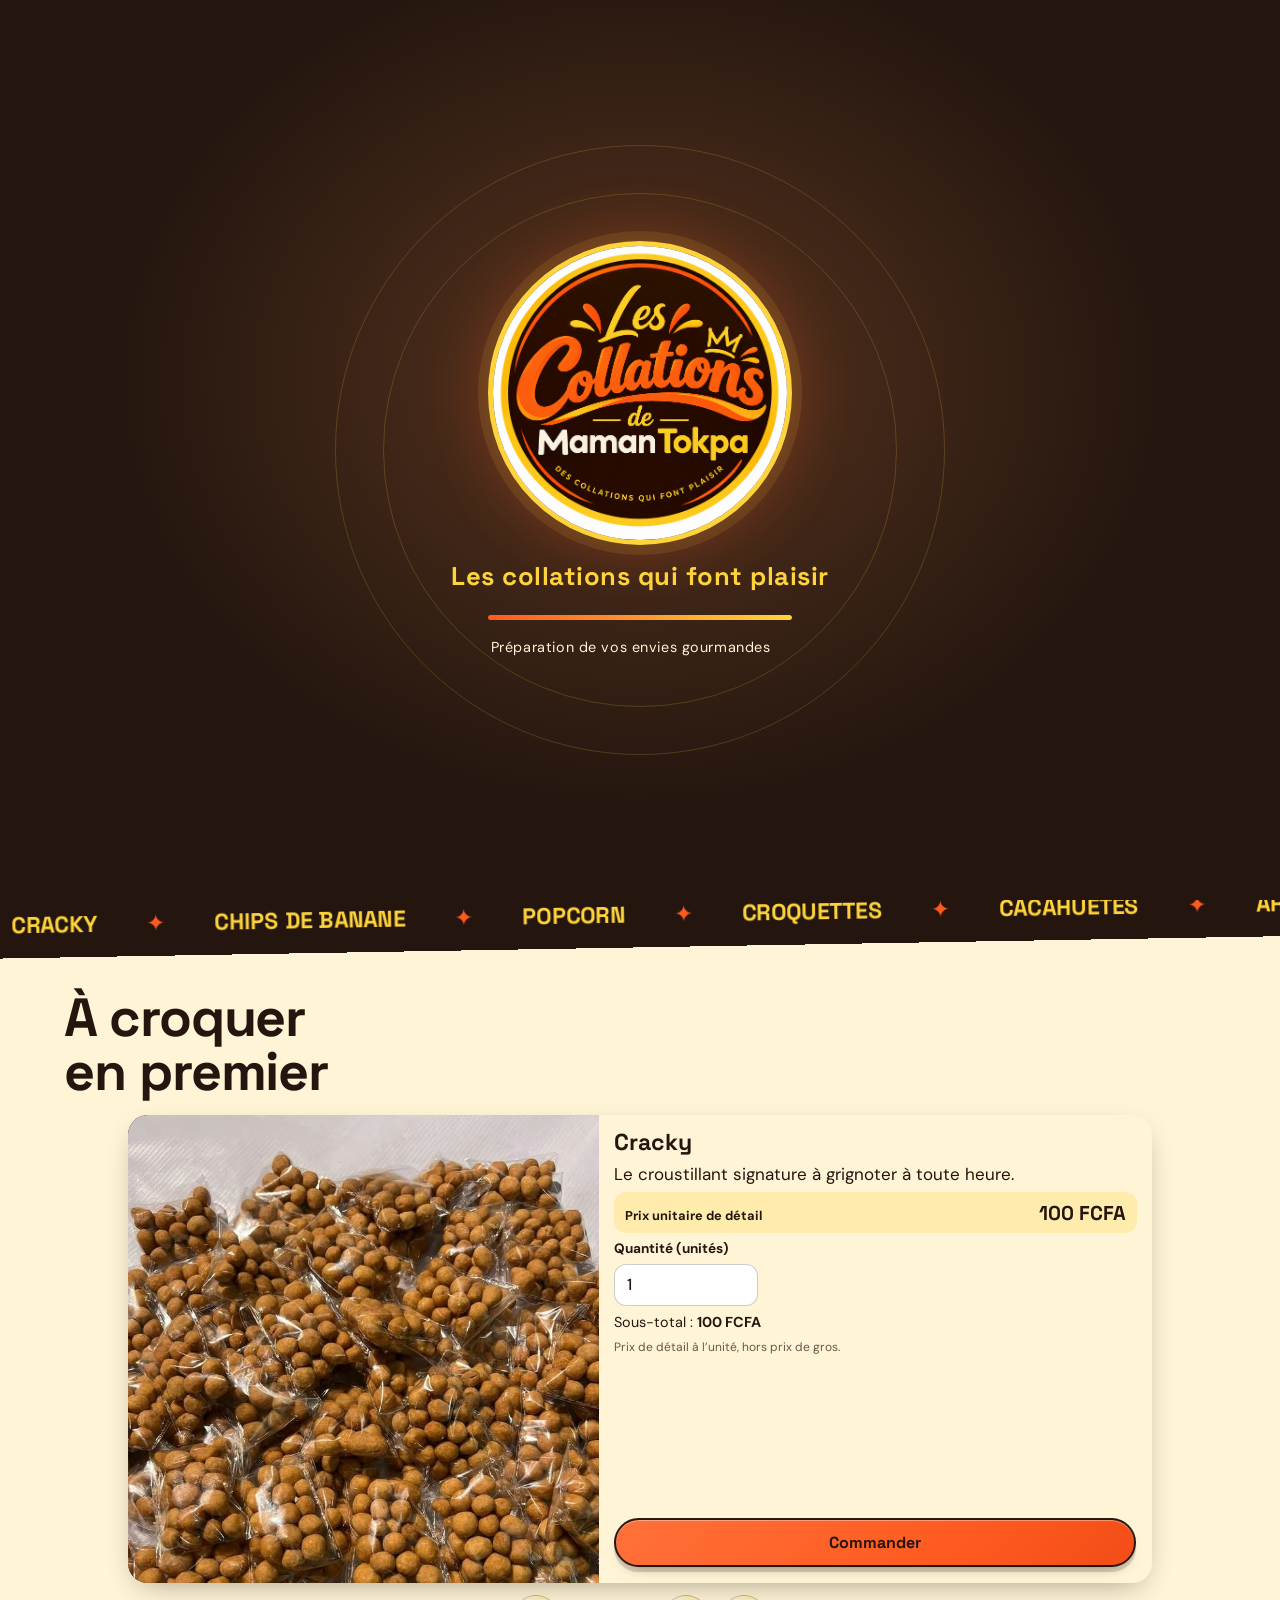
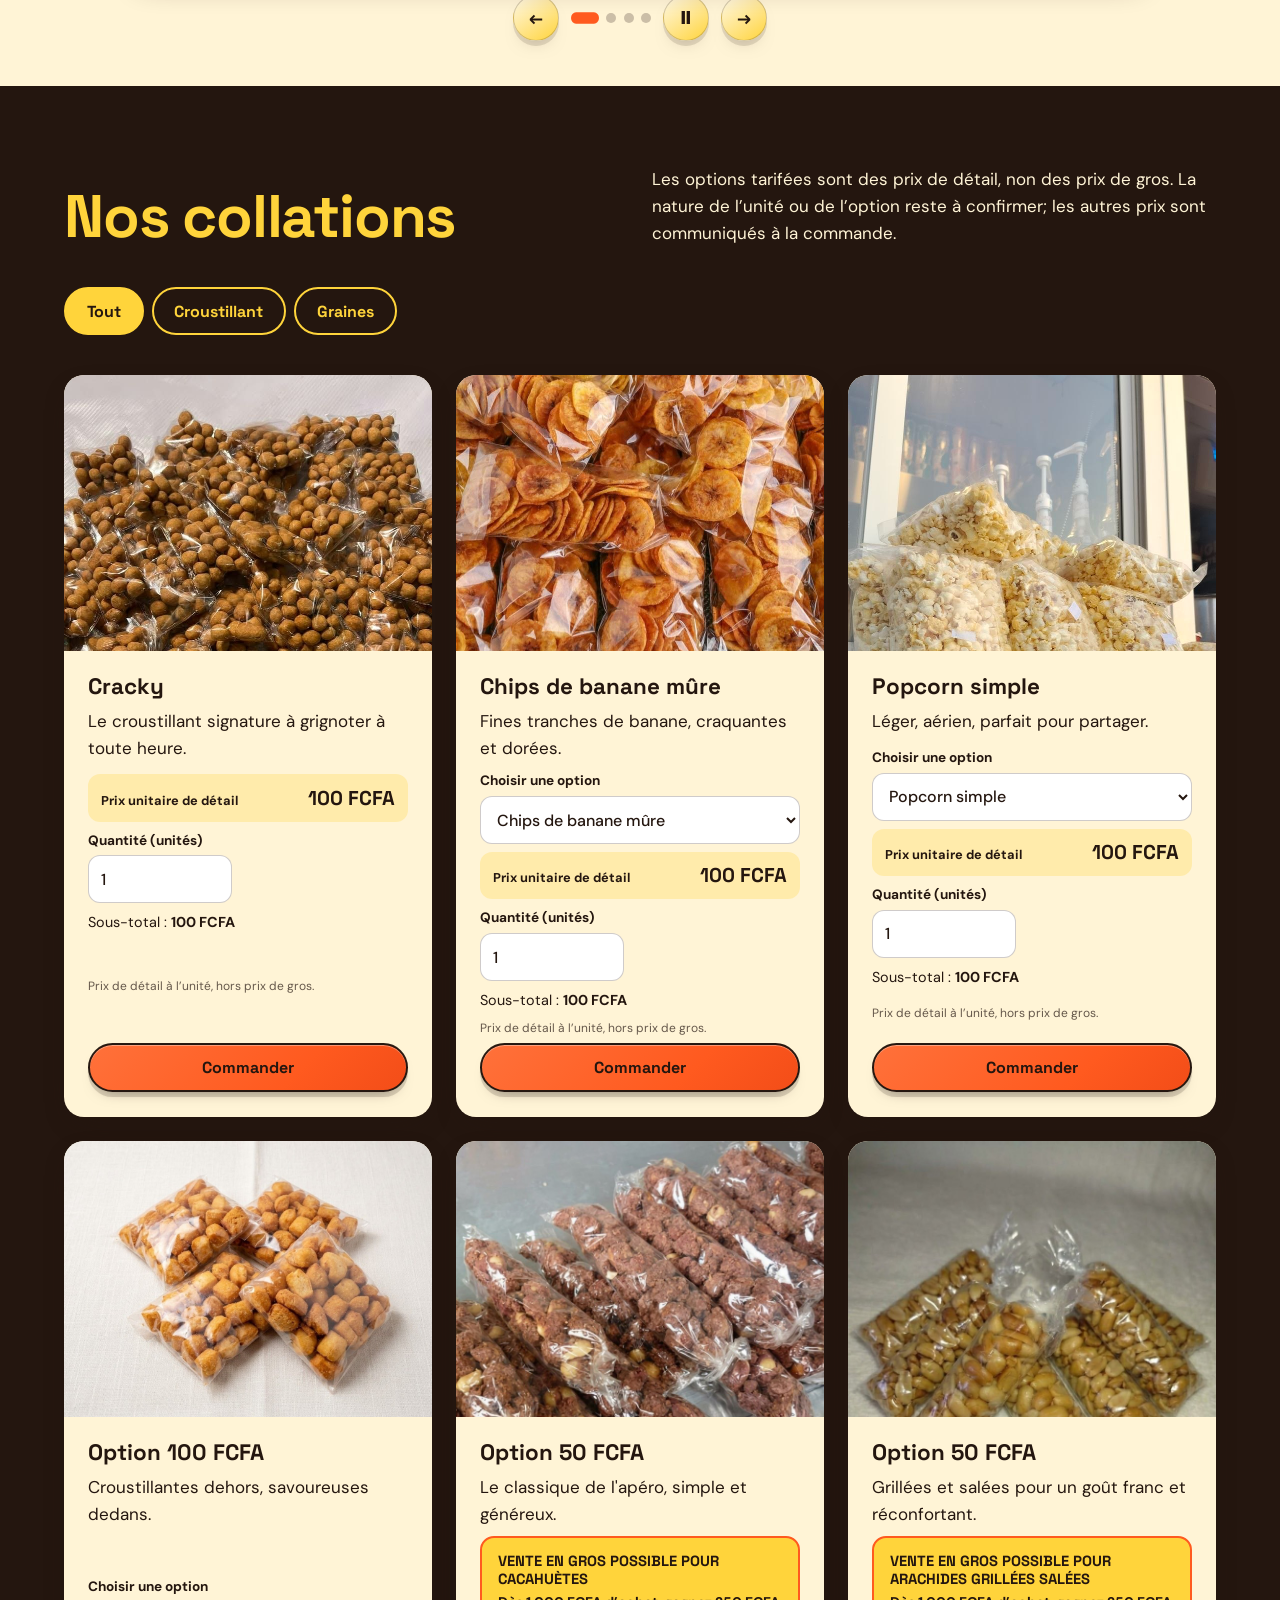
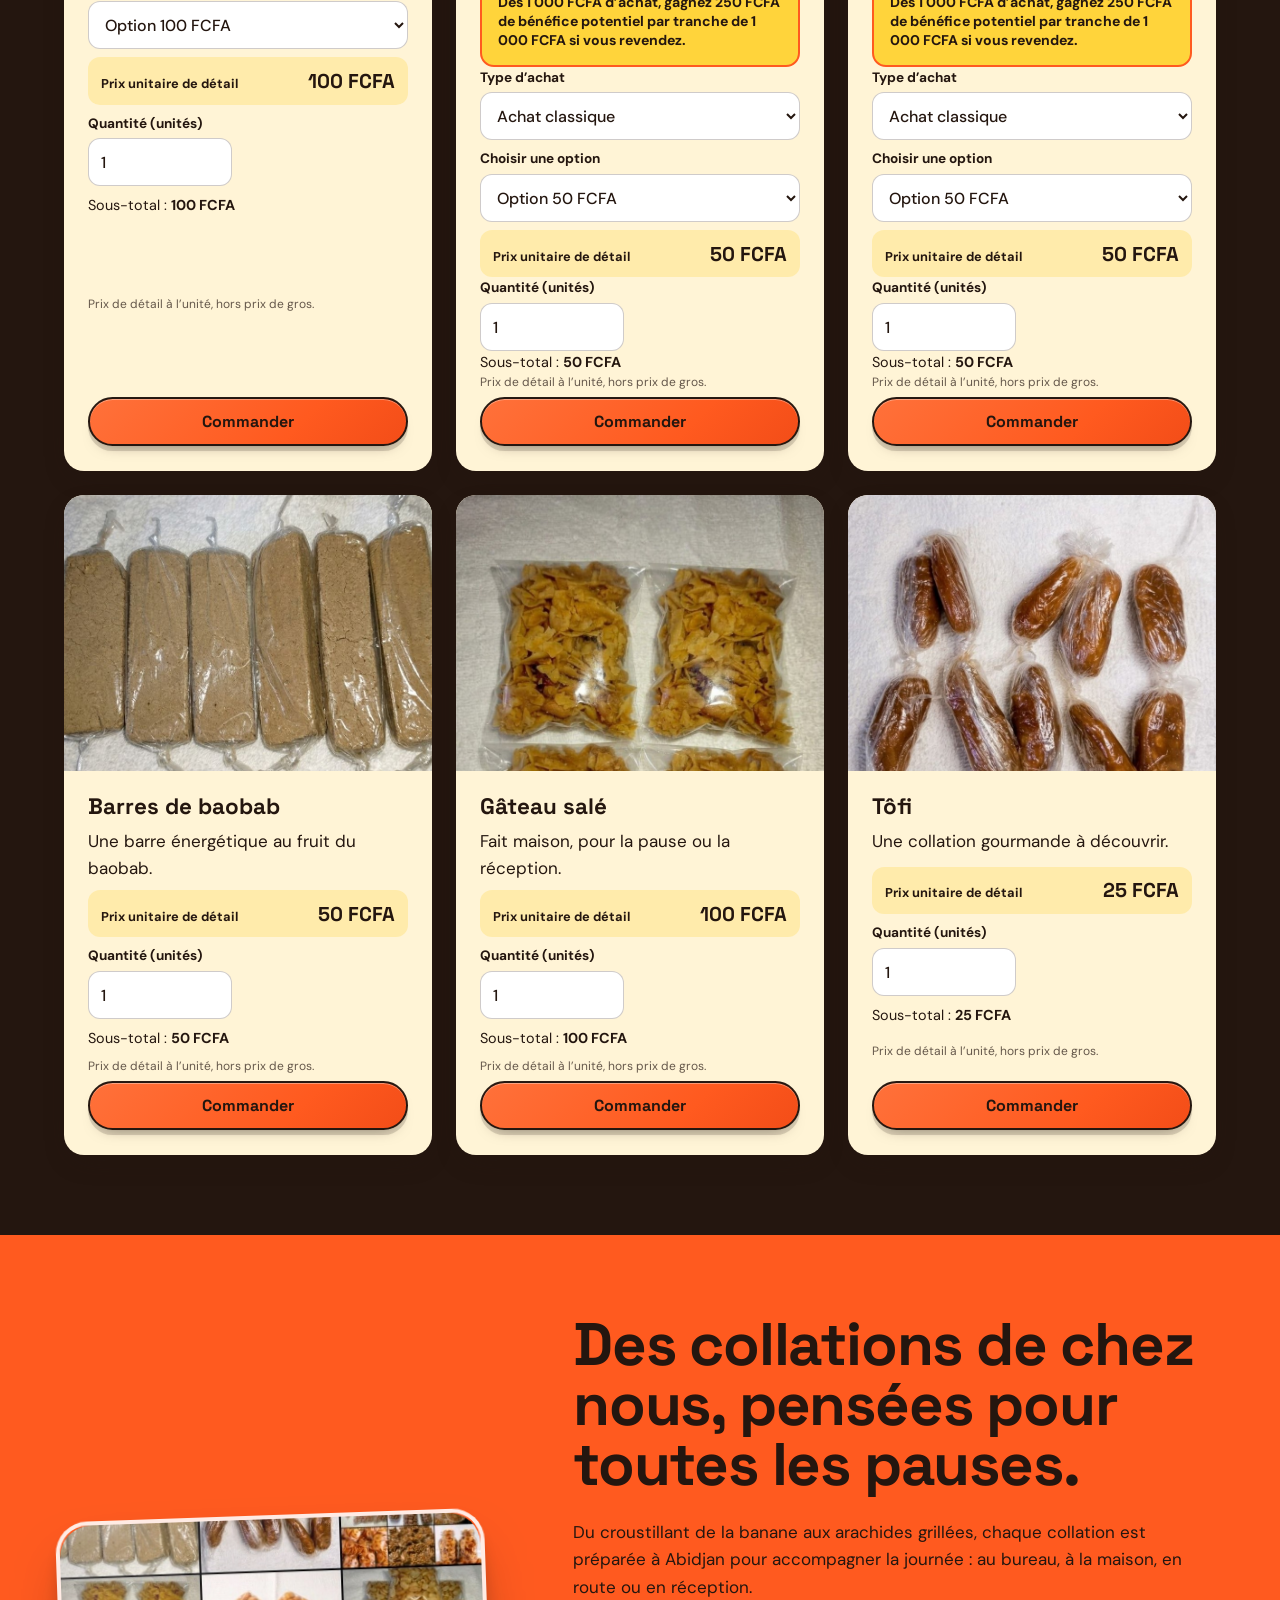
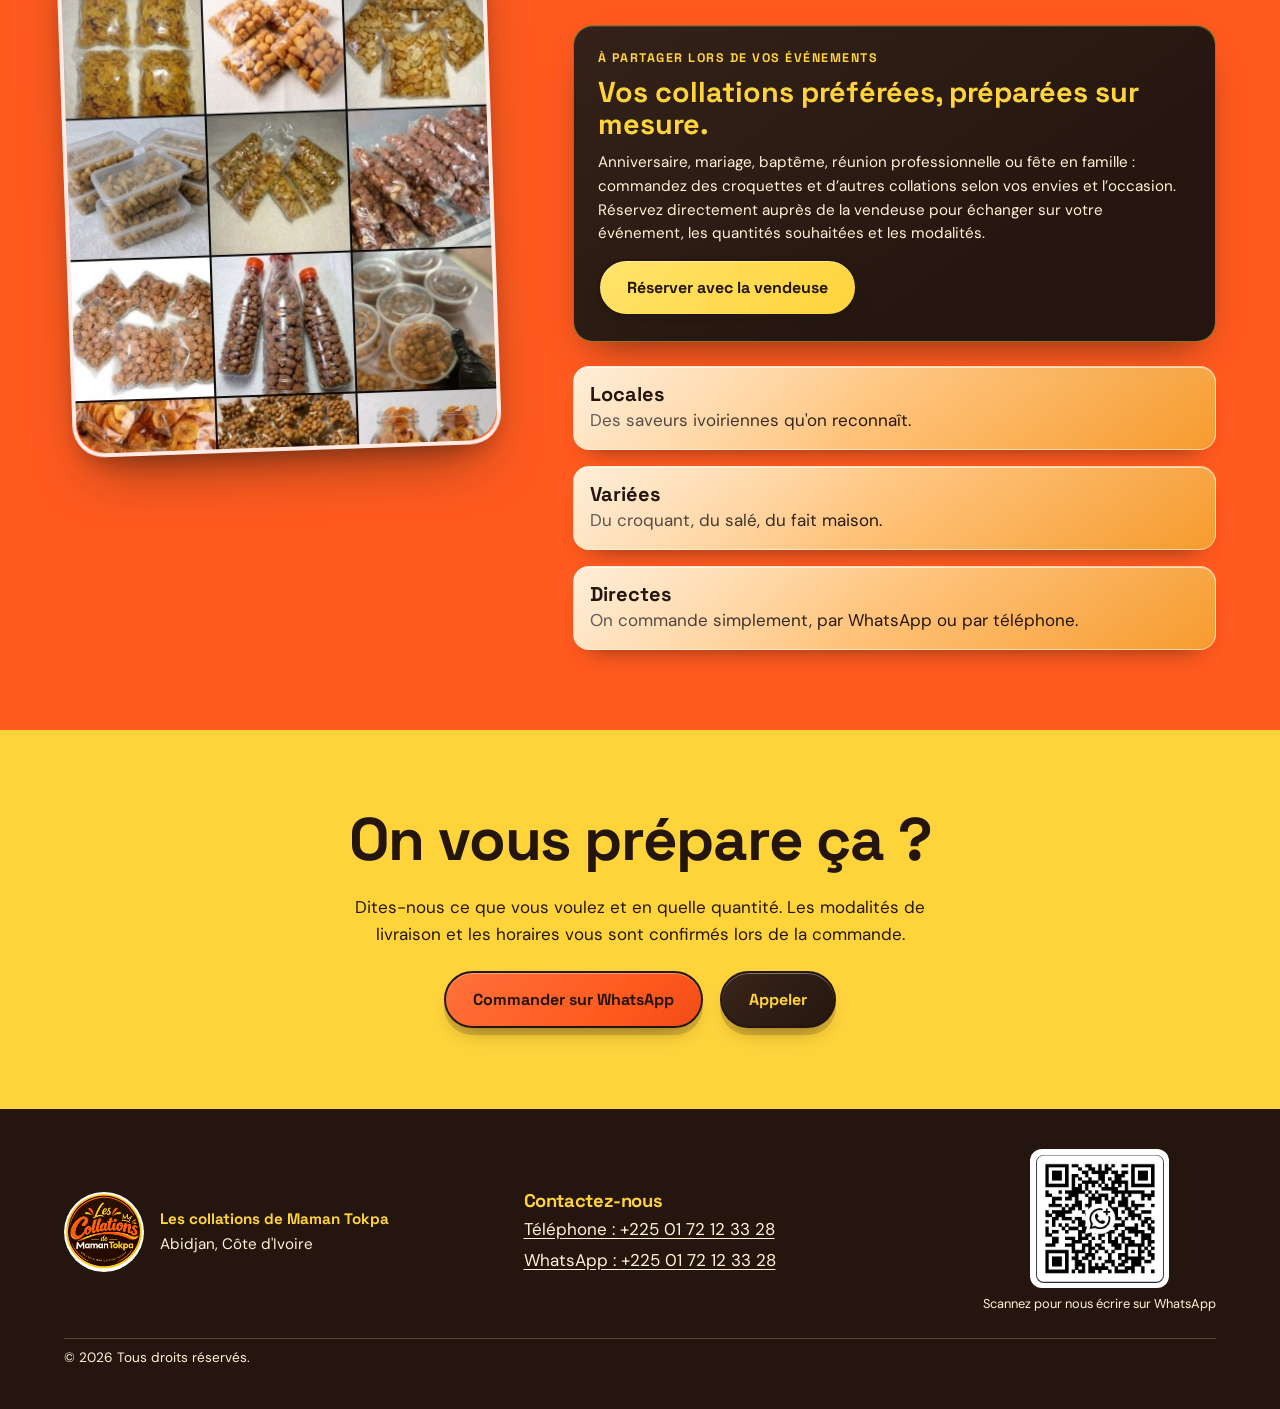
<file: maman-marie/index.html>
<!DOCTYPE html>
<html lang="fr">
<head>
<meta charset="utf-8">
<meta name="viewport" content="width=device-width, initial-scale=1">
<title>Les collations de Maman Tokpa — Collations ivoiriennes à Abidjan</title>
<meta name="description" content="Cracky, chips de banane, popcorn, arachides, barres de baobab, gâteau salé : les collations de Maman Tokpa, à Abidjan. Commandez par WhatsApp ou par téléphone.">
<meta name="theme-color" content="#24160F">
<link rel="preconnect" href="https://fonts.googleapis.com">
<link rel="preconnect" href="https://fonts.gstatic.com" crossorigin>
<link href="https://fonts.googleapis.com/css2?family=DM+Sans:wght@400;500;700&family=Space+Grotesk:wght@500;700&display=swap" rel="stylesheet">
<link rel="stylesheet" href="assets/css/styles.css">
<script>var d=document.documentElement;d.classList.add('js');try{if(sessionStorage.getItem('intro'))d.classList.add('no-intro');else sessionStorage.setItem('intro','1')}catch(e){}</script>
</head>
<body>
<a class="skip" href="#main">Aller au contenu</a>
<div class="intro" id="intro" aria-hidden="true">
  <div class="intro-content">
    <img data-img="logo" src="assets/img/logo.png" alt="">
    <p data-c="intro.tagline" class="intro-tagline">Les collations qui font plaisir</p>
    <div class="intro-loader"><span></span></div>
    <p class="intro-loading">Préparation de vos envies gourmandes<span class="loading-dots"></span></p>
  </div>
</div>
<div class="progress" id="progress" aria-hidden="true"></div>

<header class="nav" id="nav">
  <a class="brand" href="#accueil" aria-label="Les collations de Maman Tokpa — accueil"><img data-img="logo" class="brand-logo" src="assets/img/logo.png" alt=""><span data-c="brand.name" class="brand-name">Les collations de <b>Maman Tokpa</b></span></a>
  <button class="burger" id="burger" aria-expanded="false" aria-controls="menu" aria-label="Ouvrir le menu"><i></i><i></i></button>
  <nav id="menu" class="menu" aria-label="Navigation principale">
    <a data-c="nav.accueil" href="#accueil">Accueil</a>
    <a data-c="nav.collations" href="#collations">Nos collations</a>
    <a data-c="nav.univers" href="#univers">Notre univers</a>
    <a data-c="nav.contact" href="#contact">Contact</a>
  </nav>
</header>

<main id="main">
<section data-sec="accueil" class="hero" id="accueil" data-section>
  <span class="blob b1" data-parallax="0.08" aria-hidden="true"></span>
  <span class="blob b2" data-parallax="-0.06" aria-hidden="true"></span>
  <div class="hero-text">
    <p data-c="hero.kicker" class="kicker stage" style="--d:.9s">Abidjan · Côte d'Ivoire</p>
    <h1 data-c="hero.titre" class="stage" style="--d:1s">Ça croque.<br>Ça <em>réconforte.</em></h1>
    <p data-c="hero.texte" class="lead stage" style="--d:1.15s">Les collations de Maman Tokpa : chips de banane, popcorn, arachides, barres de baobab… tout ce qu'il faut pour la pause qui fait du bien.</p>
    <div class="actions stage" style="--d:1.3s">
      <a data-c="hero.bouton1" class="btn btn-primary" href="#collations">Voir nos collations</a>
      <a data-c="hero.bouton2" class="btn btn-ghost" href="#contact">Commander</a>
    </div>
  </div>
  <div class="hero-visual stage" style="--d:1.2s" aria-hidden="true">
    <div class="tile t1"><img data-img="hero.image1" src="assets/img/hero-arachides.jpg" alt=""></div>
    <div class="tile t2"><img data-img="hero.image2" src="assets/img/hero-chips.jpg" alt=""></div>
    <div class="tile t3"><img data-img="hero.image3" src="assets/img/hero-croquettes.jpg" alt=""></div>
  </div>
</section>

<div data-sec="ruban" class="marquee" aria-hidden="true"><div><span>Cracky</span><span>Chips de banane</span><span>Popcorn</span><span>Croquettes</span><span>Cacahuètes</span><span>Arachides grillées</span><span>Barres de baobab</span><span>Gâteau salé</span><span>Tôfi</span><span>Cracky</span><span>Chips de banane</span><span>Popcorn</span><span>Croquettes</span><span>Cacahuètes</span><span>Arachides grillées</span><span>Barres de baobab</span><span>Gâteau salé</span><span>Tôfi</span></div></div>

<section data-sec="selection" class="featured" aria-labelledby="t-feat">
  <h2 data-c="selection.titre" id="t-feat" class="reveal">À croquer<br>en premier</h2>
  <div class="featured-carousel" id="featured-carousel" role="region" aria-roledescription="carrousel" aria-label="Sélection de collations">
    <div class="feat-grid" id="featured"></div>
    <div class="carousel-controls">
      <button class="carousel-control" type="button" data-featured-previous aria-label="Collation précédente">←</button>
      <div class="carousel-indicators" role="group" aria-label="Choisir une collation"></div>
      <button class="carousel-control" type="button" data-featured-toggle aria-label="Mettre le carrousel en pause" aria-pressed="false">Ⅱ</button>
      <button class="carousel-control" type="button" data-featured-next aria-label="Collation suivante">→</button>
    </div>
    <p class="sr-only" data-featured-status aria-live="polite"></p>
  </div>
</section>

<section data-sec="collations" class="catalog" id="collations" data-section aria-labelledby="t-cat">
  <div class="sec-head">
    <h2 data-c="catalogue.titre" id="t-cat" class="reveal">Nos collations</h2>
    <p data-c="catalogue.note" class="reveal">Les options tarifées sont des prix de détail, non des prix de gros. La nature de l’unité ou de l’option reste à confirmer; les autres prix sont communiqués à la commande.</p>
  </div>
  <div class="filters reveal" role="group" aria-label="Filtrer les collations" id="filters">
    <button data-c="filtre.tout" class="chip" data-filter="all" aria-pressed="true">Tout</button>
    <button data-c="filtre.croustillant" class="chip" data-filter="croustillant" aria-pressed="false">Croustillant</button>
    <button data-c="filtre.graines" class="chip" data-filter="graines" aria-pressed="false">Graines</button>
  </div>
  <p class="sr-only" id="count" aria-live="polite"></p>
  <ul class="grid" id="grid"></ul>
  <p class="empty" id="empty" hidden>Aucune collation dans cette catégorie pour le moment. <button class="link" data-filter-reset>Voir tout</button></p>
</section>

<section data-sec="univers" class="about" id="univers" data-section aria-labelledby="t-about">
  <div class="about-visual reveal" aria-hidden="true"><div class="tile t4"><img data-img="univers.image" src="assets/img/collage-produits.jpg" alt="" loading="lazy" decoding="async"></div></div>
  <div class="about-text">
    <h2 data-c="univers.titre" id="t-about" class="reveal">Des collations de chez nous, pensées pour toutes les pauses.</h2>
    <p data-c="univers.texte" class="reveal">Du croustillant de la banane aux arachides grillées, chaque collation est préparée à Abidjan pour accompagner la journée : au bureau, à la maison, en route ou en réception.</p>
    <aside class="event-offer reveal">
      <p data-c="evenement.surtitre" class="event-kicker">À partager lors de vos événements</p>
      <h3 data-c="evenement.titre">Vos collations préférées, préparées sur mesure.</h3>
      <p data-c="evenement.texte">Anniversaire, mariage, baptême, réunion professionnelle ou fête en famille : commandez des croquettes et d’autres collations selon vos envies et l’occasion. Réservez directement auprès de la vendeuse pour échanger sur votre événement, les quantités souhaitées et les modalités.</p>
      <a data-c="evenement.bouton" class="btn btn-ghost" href="#contact">Réserver avec la vendeuse</a>
    </aside>
    <ul class="points reveal">
      <li data-c="univers.point1"><b>Locales</b>Des saveurs ivoiriennes qu'on reconnaît.</li>
      <li data-c="univers.point2"><b>Variées</b>Du croquant, du salé, du fait maison.</li>
      <li data-c="univers.point3"><b>Directes</b>On commande simplement, par WhatsApp ou par téléphone.</li>
    </ul>
  </div>
</section>

<section data-sec="contact" class="contact" id="contact" data-section aria-labelledby="t-contact">
  <h2 data-c="contact.titre" id="t-contact" class="reveal">On vous prépare ça ?</h2>
  <p data-c="contact.texte" class="reveal">Dites-nous ce que vous voulez et en quelle quantité. Les modalités de livraison et les horaires vous sont confirmés lors de la commande.</p>
  <div class="actions reveal">
    <a data-c="contact.bouton.whatsapp" class="btn btn-primary" data-wa href="#contact">Commander sur WhatsApp</a>
    <a data-c="contact.bouton.appel" class="btn btn-dark" data-call href="#contact">Appeler</a>
  </div>
  <p data-c="contact.indisponible" class="notice" id="contact-notice" hidden>Le contact n’est pas disponible pour le moment. Réessayez plus tard.</p>
</section>
</main>

<section class="legal" id="legal-section" aria-labelledby="t-legal" hidden>
  <h2 id="t-legal">Informations légales</h2>
  <div id="legal-list"></div>
</section>

<footer class="footer">
  <div class="footer-identity">
    <img data-img="logo" class="footer-logo" src="assets/img/logo.png" alt="">
    <p data-c="pied.identite"><b>Les collations de Maman Tokpa</b><br>Abidjan, Côte d'Ivoire</p>
  </div>
  <div class="footer-contact">
    <h2 data-c="pied.contact.titre">Contactez-nous</h2>
    <a data-call href="#contact">Téléphone : <span data-phone-number>+225 01 72 12 33 28</span></a>
    <a data-wa href="#contact">WhatsApp : <span data-whatsapp-number>+225 01 72 12 33 28</span></a>
  </div>
  <div class="footer-qr">
    <a data-wa href="#contact" aria-label="Scanner le code QR pour nous contacter sur WhatsApp">
      <img data-img="pied.qr.image" src="assets/img/whatsapp-qr.jpeg" alt="Code QR WhatsApp des collations de Maman Tokpa" width="352" height="352" loading="lazy">
    </a>
    <p data-c="pied.qr">Scannez pour nous écrire sur WhatsApp</p>
  </div>
  <a class="footer-legal" id="legal-link" href="#legal-section" hidden>Informations légales</a>
  <p class="footer-copyright">© <span id="year"></span> Tous droits réservés.</p>
</footer>
<button class="totop" id="totop" aria-label="Retour en haut de page" hidden>↑</button>

<script src="assets/js/config.js"></script>
<script src="assets/js/env.js"></script>
<script src="assets/js/content.js"></script>
<script src="assets/js/loader.js"></script>
</body>
</html>
</file>
<file: maman-marie/assets/css/styles.css>
:root{
  --orange:#FF5A1F;--yellow:#FFD43B;--cocoa:#24160F;
  --cocoa-80:rgba(36,22,15,.8);--cocoa-10:rgba(36,22,15,.1);--cream:#FFF4D6;--orange-d:#E04A12;
  --f-title:"Space Grotesk",system-ui,sans-serif;--f-text:"DM Sans",system-ui,sans-serif;
  --s1:.5rem;--s2:1rem;--s3:1.5rem;--s4:2.5rem;--s5:5rem;
  --r:20px;--r-lg:32px;--sh:0 10px 30px -12px rgba(36,22,15,.45);--sh-hi:0 18px 40px -14px rgba(36,22,15,.55);
  --t:.35s;--ease:cubic-bezier(.22,1,.36,1);--pad:clamp(1.25rem,5vw,4rem);
}
*{box-sizing:border-box;margin:0}
html{scroll-behavior:smooth;scroll-padding-top:5rem}
body{font:400 1.0625rem/1.6 var(--f-text);background:var(--cream);color:var(--cocoa);overflow-x:hidden}
h1,h2,h3,.brand,.btn,.chip{font-family:var(--f-title)}
h1{font-size:clamp(2.9rem,9vw,7rem);line-height:.95;letter-spacing:-.03em}
h1 em{font-style:normal;color:var(--orange)}
h2{font-size:clamp(2rem,5vw,3.75rem);line-height:1;letter-spacing:-.02em}
img{max-width:100%;display:block}
.sr-only{position:absolute;width:1px;height:1px;overflow:hidden;clip:rect(0 0 0 0)}
.skip{position:fixed;left:1rem;top:-4rem;z-index:100;background:var(--yellow);padding:.6rem 1rem;border-radius:8px;font-weight:700}
.skip:focus{top:1rem}
:focus-visible{outline:3px solid var(--cocoa);outline-offset:3px;box-shadow:0 0 0 6px var(--yellow)}

/* Intro (non bloquante) */
.intro{position:fixed;inset:0;z-index:90;overflow:hidden;background:radial-gradient(ellipse at 50% 42%,#59351f 0%,var(--cocoa) 58%);display:grid;place-items:center;pointer-events:none;transition:opacity .3s var(--ease)}
.intro.intro-settle::before,.intro.intro-settle::after{opacity:0}
.intro.intro-settle .intro-content>:not(img){opacity:0;transition:opacity .5s var(--ease)}
.intro.intro-fading{opacity:0}
.intro-trail{position:absolute;inset:0;z-index:1;width:100%;height:100%;overflow:visible}
.intro-trail path{fill:none;stroke:var(--yellow);stroke-width:3;stroke-linecap:round;filter:drop-shadow(0 0 6px var(--yellow)) drop-shadow(0 0 15px var(--orange))}
.intro.is-done{display:none}
.intro-moving .brand-logo{opacity:0}
.intro::before,.intro::after{content:"";position:absolute;width:min(78vw,32rem);aspect-ratio:1;border:1px solid rgba(255,212,59,.18);border-radius:50%;animation:halo 4s ease-in-out infinite}
.intro::after{width:min(92vw,38rem);animation-delay:-2s}
.intro-content{position:relative;z-index:2;display:grid;justify-items:center;gap:1rem;padding:1.5rem;text-align:center}
.intro img{width:clamp(13rem,38vw,19rem);aspect-ratio:1;object-fit:cover;border:5px solid var(--yellow);border-radius:50%;box-shadow:0 0 0 10px rgba(255,212,59,.1),0 0 65px rgba(255,90,31,.32);opacity:0;animation:introLogoIn .9s var(--ease) .2s forwards}
.intro-tagline{font:700 clamp(1.1rem,3vw,1.6rem)/1.2 var(--f-title);color:var(--yellow);letter-spacing:.02em;opacity:0;animation:introCaptionIn .7s var(--ease) .7s forwards}
.intro-loader{width:min(68vw,19rem);height:5px;margin-top:.45rem;overflow:hidden;border-radius:99px;background:rgba(255,244,214,.18)}
.intro-loader span{display:block;width:0;height:100%;border-radius:inherit;background:linear-gradient(90deg,var(--orange),var(--yellow));box-shadow:0 0 16px rgba(255,212,59,.75);animation:loadingProgress 4.1s cubic-bezier(.2,.7,.2,1) .5s forwards}
.intro-loading{color:var(--cream);font-size:.9rem;letter-spacing:.04em;opacity:0;animation:introCaptionIn .7s var(--ease) .9s forwards}
.loading-dots::after{content:"";display:inline-block;width:1.3em;text-align:left;animation:loadingDots 1.2s steps(4,end) infinite}
@keyframes introLogoIn{from{opacity:0;transform:translateY(24px) scale(.82) rotate(-8deg)}to{opacity:1;transform:none}}
@keyframes introCaptionIn{from{opacity:0;transform:translateY(10px)}to{opacity:1;transform:none}}
@keyframes loadingProgress{to{width:100%}}
@keyframes loadingDots{0%{content:""}25%{content:"."}50%{content:".."}75%,100%{content:"..."}}
@keyframes halo{50%{transform:scale(1.06);opacity:.45}}
@keyframes introOut{to{opacity:0;visibility:hidden;transform:scale(1.03)}}
html:not(.js) .intro{animation:introOut .8s var(--ease) 5.2s forwards}
.no-intro .intro{display:none}
.progress{position:fixed;top:0;left:0;height:4px;width:100%;background:var(--orange);transform:scaleX(0);transform-origin:0 50%;z-index:70}

/* Navigation */
.nav{position:fixed;inset:1rem 0 auto;z-index:60;display:flex;width:min(90rem,calc(100% - 2rem));margin-inline:auto;justify-content:space-between;align-items:center;padding:.65rem clamp(.85rem,2vw,1.5rem);border:1px solid rgba(36,22,15,.08);border-radius:999px;background:transparent;box-shadow:0 8px 24px rgba(36,22,15,.12),0 2px 6px rgba(36,22,15,.06);transition:transform .55s var(--ease),box-shadow .4s var(--ease),padding .4s var(--ease),border-color .4s var(--ease);isolation:isolate}
.nav::before{content:"";position:absolute;z-index:-1;inset:0;border-radius:inherit;background:rgba(255,244,214,.86);backdrop-filter:blur(14px);-webkit-backdrop-filter:blur(14px);transition:background .4s var(--ease)}
.nav.scrolled{padding-block:.5rem;border-color:rgba(255,212,59,.12);box-shadow:0 12px 32px rgba(36,22,15,.2),0 3px 8px rgba(36,22,15,.1);color:var(--cream)}
.nav.scrolled::before{background:rgba(36,22,15,.94)}
.nav.hidden{transform:translateY(calc(-100% - 1.5rem))}
.brand{display:inline-flex;align-items:center;gap:.75rem;font-weight:700;font-size:1.25rem;text-decoration:none;color:inherit;letter-spacing:-.02em}
.brand b{color:var(--orange)}
.brand-name{display:grid;font-size:.78rem;line-height:1.2;letter-spacing:.02em}
.brand-name b{font-size:1.08rem}
.brand-logo{width:clamp(3.5rem,6vw,4.5rem);aspect-ratio:1;object-fit:cover;border:2px solid var(--yellow);border-radius:50%;box-shadow:0 0 0 3px rgba(255,212,59,.16)}
.menu{display:flex;gap:var(--s3)}
.menu a{font-weight:500;text-decoration:none;color:inherit;padding:.45rem .85rem;position:relative;isolation:isolate;transform:perspective(600px) translateY(0) rotateX(0) scale(1);transform-origin:center;transition:transform .28s var(--ease),color var(--t) var(--ease)}
.menu a::after{content:"";position:absolute;z-index:-1;inset:0;border:1px solid rgba(255,90,31,.58);border-radius:999px;background:rgba(255,90,31,.08);box-shadow:0 4px 10px -8px rgba(36,22,15,.55),inset 0 1px 0 rgba(255,255,255,.5);opacity:0;transform:perspective(600px) rotateX(-10deg) scale(.88);transform-origin:center;transition:transform .3s var(--ease),opacity .2s ease,background var(--t),box-shadow var(--t)}
.menu a.active::after,.menu a[aria-current=true]::after{opacity:1;transform:perspective(600px) rotateX(0) scale(1)}
@media (hover:hover){
  .menu a:hover{transform:perspective(600px) translateY(-2px) rotateX(5deg) scale(1.04)}
  .menu a:hover::after{opacity:1;transform:perspective(600px) rotateX(0) scale(1);box-shadow:0 7px 14px -9px rgba(36,22,15,.65),inset 0 1px 0 rgba(255,255,255,.62)}
}
.nav.scrolled .menu a::after{border-color:rgba(255,212,59,.72);background:rgba(255,212,59,.1);box-shadow:0 5px 14px -10px rgba(0,0,0,.8),inset 0 1px 0 rgba(255,244,214,.14)}
.burger{display:none;width:48px;height:48px;border:0;background:var(--yellow);border-radius:50%;cursor:pointer;position:relative}
.burger i{position:absolute;left:14px;right:14px;height:3px;background:var(--cocoa);border-radius:2px;transition:transform var(--t) var(--ease)}
.burger i:first-child{top:19px}.burger i:last-child{top:27px}
.burger[aria-expanded=true] i:first-child{transform:translateY(4px) rotate(45deg)}
.burger[aria-expanded=true] i:last-child{transform:translateY(-4px) rotate(-45deg)}

/* Buttons */
.btn{position:relative;isolation:isolate;overflow:hidden;display:inline-flex;align-items:center;justify-content:center;min-height:54px;padding:.85rem 1.7rem;border:2px solid var(--cocoa);border-radius:999px;font-weight:700;font-size:1rem;text-decoration:none;cursor:pointer;color:var(--cocoa);transform:perspective(700px) translateY(-1px) rotateX(1deg);transform-style:preserve-3d;box-shadow:0 7px 0 rgba(36,22,15,.16),0 12px 24px -14px rgba(36,22,15,.55),inset 0 1px 0 rgba(255,255,255,.38);transition:transform var(--t) var(--ease),box-shadow var(--t) var(--ease),background var(--t) var(--ease),color var(--t) var(--ease)}
.btn::after{content:"";position:absolute;z-index:-1;inset:-80% auto -80% -45%;width:32%;transform:translateX(-180%) rotate(20deg);background:linear-gradient(90deg,transparent,rgba(255,255,255,.48),transparent);transition:transform .65s var(--ease)}
.btn-primary{background:linear-gradient(135deg,#ff713a,var(--orange) 65%,#f34d18)}
.btn-ghost{background:linear-gradient(135deg,#ffe36a,var(--yellow))}
.btn-dark{background:linear-gradient(135deg,#39251b,var(--cocoa));color:var(--yellow)}
@media (hover:hover){
  .btn:hover{transform:perspective(700px) translateY(-4px) rotateX(2deg) scale(1.02);box-shadow:0 9px 0 rgba(36,22,15,.12),0 18px 30px -14px rgba(36,22,15,.6)}
  .btn:hover::after{transform:translateX(550%) rotate(20deg)}
  .btn-primary:hover{background:linear-gradient(135deg,#ff8153,var(--orange-d))}
}
.btn:focus-visible{outline:3px solid var(--orange);outline-offset:4px}
.btn.is-pressed:not(:disabled):not([aria-disabled=true]){animation:ctaPress3d .46s cubic-bezier(.2,.8,.25,1);transform-origin:center}
@keyframes ctaPress3d{
  0%{transform:perspective(700px) translateY(-2px) rotateX(0) scale(1);box-shadow:0 7px 0 rgba(36,22,15,.14),0 12px 24px -14px rgba(36,22,15,.55)}
  35%{transform:perspective(700px) translateY(3px) rotateX(14deg) rotateY(-4deg) scale(.96);box-shadow:0 1px 0 rgba(36,22,15,.25),0 0 0 3px rgba(255,212,59,.36),0 0 24px rgba(255,90,31,.46)}
  68%{transform:perspective(700px) translateY(-2px) rotateX(-4deg) rotateY(2deg) scale(1.025);box-shadow:0 9px 0 rgba(36,22,15,.12),0 0 28px rgba(255,212,59,.62),0 0 48px rgba(255,90,31,.25)}
  100%{transform:perspective(700px) translateY(0) rotateX(0) rotateY(0) scale(1);box-shadow:0 7px 0 rgba(36,22,15,.14),0 12px 24px -14px rgba(36,22,15,.55)}
}
.btn[aria-disabled=true],.btn:disabled{opacity:.5;cursor:not-allowed;transform:none;box-shadow:none}
.actions{display:flex;flex-wrap:wrap;gap:var(--s2)}

/* Hero */
.hero{position:relative;min-height:100svh;padding:7rem var(--pad) var(--s4);display:grid;grid-template-columns:1.1fr .9fr;gap:var(--s4);align-items:center;background:var(--yellow);overflow:hidden}
.hero-text{position:relative;z-index:2;display:grid;gap:var(--s3);justify-items:start}
.kicker{font:700 .9rem var(--f-title);letter-spacing:.14em;text-transform:uppercase}
.lead{max-width:34rem;font-size:1.2rem}
.blob{position:absolute;border-radius:50%;pointer-events:none;will-change:transform}
.b1{width:34vw;height:34vw;right:-8vw;top:-8vw;background:var(--orange);opacity:.9}
.b2{width:18vw;height:18vw;left:-6vw;bottom:-6vw;background:var(--cocoa);opacity:.12}
.hero-visual{position:relative;z-index:2;aspect-ratio:1;max-width:34rem;width:100%;justify-self:center;perspective:1200px;transform-style:preserve-3d}
.tile{position:absolute;display:grid;place-items:center;text-align:center;font:700 .85rem/1.3 var(--f-title);text-transform:uppercase;letter-spacing:.08em;color:var(--cream);background:var(--cocoa);border:4px solid rgba(255,255,255,.88);border-radius:var(--r-lg);box-shadow:0 28px 55px -22px rgba(36,22,15,.62),0 14px 24px -14px rgba(36,22,15,.48),inset 0 1px 0 rgba(255,255,255,.5);overflow:hidden;isolation:isolate;will-change:transform,box-shadow}
.tile::after{content:"";position:absolute;z-index:1;inset:0;border-radius:inherit;background:linear-gradient(135deg,rgba(255,255,255,.26),transparent 34%,transparent 74%,rgba(36,22,15,.16));pointer-events:none}
.tile img{position:absolute;z-index:0;inset:0;width:100%;height:100%;object-fit:cover;border-radius:inherit}
.t1{--tile-rotation:-4deg;z-index:3;inset:0 22% 30% 0;animation:heroCardDepth 9s cubic-bezier(.45,0,.55,1) infinite}
.t2{--tile-rotation:3deg;z-index:2;inset:18% 0 12% 40%;background-color:var(--orange);color:var(--cocoa);animation:heroCardDepth 9s cubic-bezier(.45,0,.55,1) -3s infinite}
.t3{--tile-rotation:-2deg;z-index:1;inset:60% 52% 0 8%;background-color:var(--cream);color:var(--cocoa);animation:heroCardDepth 9s cubic-bezier(.45,0,.55,1) -6s infinite}
@keyframes heroCardDepth{
  0%,25%{z-index:5;transform:translate3d(0,-10px,48px) scale(1.045) rotate(var(--tile-rotation));box-shadow:0 40px 72px -24px rgba(36,22,15,.68),0 18px 32px -14px rgba(36,22,15,.5),inset 0 1px 0 rgba(255,255,255,.6)}
  33%,58%{z-index:3;transform:translate3d(0,0,0) scale(.97) rotate(var(--tile-rotation));box-shadow:0 28px 55px -22px rgba(36,22,15,.62),0 14px 24px -14px rgba(36,22,15,.48),inset 0 1px 0 rgba(255,255,255,.5)}
  66%,91%{z-index:1;transform:translate3d(0,8px,-36px) scale(.93) rotate(var(--tile-rotation));box-shadow:0 20px 36px -20px rgba(36,22,15,.46),0 8px 16px -12px rgba(36,22,15,.36),inset 0 1px 0 rgba(255,255,255,.4)}
  100%{z-index:5;transform:translate3d(0,-10px,48px) scale(1.045) rotate(var(--tile-rotation));box-shadow:0 40px 72px -24px rgba(36,22,15,.68),0 18px 32px -14px rgba(36,22,15,.5),inset 0 1px 0 rgba(255,255,255,.6)}
}
.t4{position:relative;aspect-ratio:4/5;width:100%;transform:rotate(-2deg);background-color:var(--orange);color:var(--cocoa)}
.js .stage{opacity:0;transform:translateY(28px);animation:stageIn .8s var(--ease) var(--d,0s) forwards}
.no-intro .stage{animation-delay:0s}
@keyframes stageIn{to{opacity:1;transform:none}}

/* Marquee */
.marquee{background:var(--cocoa);color:var(--yellow);overflow:hidden;white-space:nowrap;padding:1rem 0;transform:rotate(-1deg) scale(1.02);margin:-1rem 0 0;position:relative;z-index:3}
.marquee div{display:inline-flex;animation:slide 40s linear infinite}
.marquee span{font:700 1.4rem var(--f-title);padding:0 1.5rem;text-transform:uppercase}
.marquee span::after{content:"✦";margin-left:3rem;color:var(--orange)}
@keyframes slide{to{transform:translateX(-50%)}}

/* Sections */
section{padding:var(--s5) var(--pad)}
.featured{padding-top:calc(var(--s5) + 1rem)}
.featured-carousel{width:min(100%,44rem);margin:var(--s4) auto 0;perspective:1400px}
.feat-grid{display:grid;grid-template-columns:minmax(0,1fr);align-items:stretch;isolation:isolate}
.feat-grid .card{grid-area:1/1;min-width:0;opacity:0;visibility:hidden;pointer-events:none;transform:perspective(1300px) translate3d(2.5rem,0,-70px) rotateY(-12deg) scale(.97);transition:opacity .65s ease,transform .9s var(--ease),visibility 0s linear .9s,box-shadow var(--t)}
.feat-grid .card.is-active{z-index:2;opacity:1;visibility:visible;pointer-events:auto;transform:perspective(1300px) translate3d(0,0,0) rotateY(0) scale(1);transition-delay:0s}
.feat-grid .card.is-leaving{z-index:1;opacity:0;visibility:visible;transform:perspective(1300px) translate3d(-2.5rem,0,-70px) rotateY(12deg) scale(.97);transition-delay:0s}
.feat-grid .card.is-active .media img{transform:scale(1.025)}
.carousel-controls{display:flex;justify-content:center;align-items:center;gap:.75rem;margin-top:1.25rem}
.carousel-control{display:grid;place-items:center;width:46px;height:46px;border:1px solid rgba(36,22,15,.2);border-radius:50%;background:linear-gradient(145deg,#fff9e9,var(--yellow));color:var(--cocoa);font:700 1.1rem var(--f-title);cursor:pointer;box-shadow:0 5px 0 rgba(36,22,15,.12),0 10px 20px -14px rgba(36,22,15,.5);transition:transform var(--t) var(--ease),box-shadow var(--t) var(--ease)}
.carousel-control:hover{transform:translateY(-2px) scale(1.04);box-shadow:0 7px 0 rgba(36,22,15,.1),0 14px 24px -14px rgba(36,22,15,.5)}
.carousel-control:active{transform:translateY(2px) scale(.96);box-shadow:0 2px 0 rgba(36,22,15,.14)}
.carousel-indicators{display:flex;align-items:center;justify-content:center;gap:.45rem}
.carousel-indicator{width:10px;height:10px;padding:0;border:0;border-radius:99px;background:rgba(36,22,15,.24);cursor:pointer;transition:width .4s var(--ease),background .3s ease,transform .3s var(--ease)}
.carousel-indicator[aria-pressed=true]{width:28px;background:var(--orange);transform:scaleY(1.15)}
.carousel-control:focus-visible,.carousel-indicator:focus-visible{outline:3px solid var(--orange);outline-offset:3px}
@media (min-width:861px){
  .featured{padding-block:clamp(2rem,5vh,3.5rem)}
  .featured h2{font-size:clamp(2rem,4.2vw,3.4rem)}
  .featured-carousel{width:min(100%,64rem);margin-top:1rem}
  .feat-grid .card{display:grid;grid-template-columns:minmax(0,.92fr) minmax(0,1.08fr);grid-template-rows:minmax(0,1fr);height:clamp(25rem,52vh,32rem);max-height:clamp(25rem,52vh,32rem)}
  .feat-grid .card .media{height:100%;min-height:0;aspect-ratio:auto}
  .feat-grid .card .body{min-width:0;min-height:0;overflow:visible;padding:clamp(.75rem,1.2vw,1.1rem);gap:.3rem}
  .feat-grid .card .body>p{flex:0 0 auto}
  .feat-grid .card .body>.row{margin-top:auto}
  .feat-grid .card h3{font-size:clamp(1.2rem,1.8vw,1.55rem)}
  .feat-grid .card .btn{min-height:46px}
  .feat-grid .card .variant-control select,.feat-grid .card .quantity-control input{min-height:42px}
  .feat-grid .card .retail-price{padding:.45rem .65rem}
  .carousel-controls{margin-top:.75rem}
}
.catalog{background:var(--cocoa);color:var(--cream)}
.catalog h2{color:var(--yellow)}
.sec-head{display:grid;grid-template-columns:1fr 1fr;gap:var(--s3);align-items:end;margin-bottom:var(--s4)}
.filters{display:flex;flex-wrap:wrap;gap:var(--s1);margin-bottom:var(--s4)}
.chip{min-height:48px;padding:.5rem 1.3rem;border-radius:999px;border:2px solid var(--yellow);background:transparent;color:var(--yellow);font-weight:700;font-size:1rem;cursor:pointer;transition:background var(--t),color var(--t),transform var(--t) var(--ease)}
.chip:hover{transform:translateY(-2px)}
.chip[aria-pressed=true]{background:var(--yellow);color:var(--cocoa)}
.grid{list-style:none;padding:0;display:grid;grid-template-columns:repeat(auto-fill,minmax(min(100%,17rem),1fr));gap:var(--s3)}
.empty{text-align:center;padding:var(--s4);font-size:1.2rem}
.link{background:none;border:0;color:var(--yellow);font:inherit;text-decoration:underline;cursor:pointer;min-height:44px}

/* Cards */
.card{background:var(--cream);color:var(--cocoa);border-radius:var(--r);overflow:hidden;display:flex;flex-direction:column;box-shadow:var(--sh);transition:transform var(--t) var(--ease),box-shadow var(--t);height:100%}
.card:hover{transform:translateY(-6px);box-shadow:var(--sh-hi)}
.card .media{aspect-ratio:4/3;overflow:hidden;background:var(--cocoa);display:grid;place-items:center;position:relative}
.card .media img,.card .ph{width:100%;height:100%;object-fit:cover;transition:transform .6s var(--ease)}
.card:hover .media img,.card:hover .ph{transform:scale(1.06)}
.ph{display:grid;place-items:center;background:var(--orange);background-image:repeating-linear-gradient(45deg,transparent 0 14px,rgba(36,22,15,.1) 14px 28px)}
.ph b{font:700 clamp(3rem,8vw,4.5rem) var(--f-title);color:var(--cocoa)}
.ph small{position:absolute;bottom:.6rem;left:.8rem;font:700 .72rem var(--f-title);letter-spacing:.1em;text-transform:uppercase;background:var(--cocoa);color:var(--yellow);padding:.25rem .6rem;border-radius:99px}
.card .body{padding:var(--s3);display:flex;flex-direction:column;gap:.5rem;flex:1}
.card h3{font-size:1.4rem;line-height:1.1}
.card p{flex:1}
.variant-control,.quantity-control,.purchase-mode,.wholesale-amount-control{display:grid;gap:.25rem;font-size:.85rem;font-weight:700}
.variant-control select,.purchase-mode select,.quantity-control input,.wholesale-amount-control input{width:100%;min-height:48px;padding:.55rem .75rem;border:1px solid rgba(36,22,15,.22);border-radius:12px;background:#fff;color:var(--cocoa);font:500 1rem var(--f-text)}
.variant-control select:focus-visible,.quantity-control input:focus-visible{outline:3px solid var(--orange);outline-offset:2px}
.purchase-mode select:focus-visible,.wholesale-amount-control input:focus-visible{outline:3px solid var(--orange);outline-offset:2px}
.wholesale-offer{display:grid;gap:.3rem;padding:.9rem 1rem;border:2px solid var(--orange);border-radius:14px;background:var(--yellow);line-height:1.35}
.wholesale-offer strong{font:700 .92rem var(--f-title);text-transform:uppercase}
.wholesale-offer p{font-size:.88rem;font-weight:700}
.wholesale-order{display:grid;gap:.5rem;padding:.8rem;border-radius:12px;background:rgba(255,90,31,.08)}
.wholesale-order[hidden],[data-retail-order][hidden]{display:none}
.wholesale-estimate{font-size:.88rem;font-weight:700}
.wholesale-estimate strong{font-family:var(--f-title)}
.wholesale-amount-control input{max-width:12rem}
.retail-price{display:flex;justify-content:space-between;align-items:baseline;gap:.5rem;padding:.65rem .8rem;border-radius:12px;background:rgba(255,212,59,.28)}
.retail-price span{font-size:.8rem;font-weight:700}
.retail-price strong{font:700 1.25rem var(--f-title);white-space:nowrap}
.quantity-control{max-width:9rem}
.subtotal{font-size:.9rem}
.subtotal strong{font-weight:700}
.retail-note{color:rgba(36,22,15,.7);font-size:.75rem;line-height:1.35}
.product-offer{padding:.55rem .75rem;border-left:3px solid var(--orange);border-radius:0 8px 8px 0;background:rgba(255,212,59,.25);font-size:.9rem}
.stock-status{padding:.45rem .65rem;border-radius:8px;background:rgba(224,74,18,.12);color:#a32416;font-weight:700}
.card.has-order-pricing .row{margin-top:auto}
.card.has-order-pricing .row .btn{width:100%}
.card .row{display:flex;justify-content:space-between;align-items:center;gap:var(--s2);margin-top:var(--s1)}
.price{font:700 1rem var(--f-title)}
.card .btn{min-height:48px;padding:.6rem 1.2rem;box-shadow:0 5px 0 rgba(36,22,15,.16),0 9px 16px -12px rgba(36,22,15,.55),inset 0 1px 0 rgba(255,255,255,.38)}
.feat-grid .card .media{aspect-ratio:16/10}
@media (min-width:861px){
  .feat-grid .card .media{min-width:0;aspect-ratio:auto}
}

/* About */
.about{display:grid;grid-template-columns:.8fr 1.2fr;gap:var(--s5);align-items:center;background:var(--orange)}
.about-visual{position:relative;isolation:isolate;perspective:1100px;transform-style:preserve-3d}
.about-visual::before,.about-visual::after{content:"";position:absolute;z-index:0;inset:4%;border:1px solid rgba(255,212,59,.72);border-radius:var(--r-lg);pointer-events:none;transform:translateZ(-20px) rotate(-2deg);animation:aboutImageRipple 2.4s cubic-bezier(.2,.65,.35,1) infinite}
.about-visual::after{animation-delay:-1.2s;border-color:rgba(255,244,214,.65)}
.about-visual .t4{z-index:1;transform-style:preserve-3d;box-shadow:0 30px 60px -24px rgba(36,22,15,.62),0 12px 24px -12px rgba(36,22,15,.4);animation:aboutImageFloat 3.2s ease-in-out infinite}
@keyframes aboutImageFloat{
  0%,100%{transform:translate3d(0,0,0) rotateX(2deg) rotateY(-5deg) rotateZ(-2deg)}
  50%{transform:translate3d(0,-16px,30px) rotateX(-2deg) rotateY(5deg) rotateZ(1deg)}
}
@keyframes aboutImageRipple{
  0%{opacity:0;transform:translateZ(-20px) rotate(-2deg) scale(.96)}
  18%{opacity:.72}
  75%,100%{opacity:0;transform:translateZ(-20px) rotate(-2deg) scale(1.12)}
}
.about h2{margin-bottom:var(--s3)}
.event-offer{display:grid;gap:.7rem;margin-top:var(--s3);padding:clamp(1rem,3vw,1.5rem);border:1px solid rgba(255,212,59,.48);border-radius:var(--r);background:linear-gradient(145deg,#342219,var(--cocoa) 72%);color:var(--cream);box-shadow:0 18px 38px -20px rgba(36,22,15,.72),inset 0 1px 0 rgba(255,255,255,.12);transform:perspective(1000px) rotateX(1deg) rotateY(-1deg);transform-style:preserve-3d;transition:transform .35s var(--ease),box-shadow .35s var(--ease)}
.js .event-offer.reveal.in.is-visible{transform:perspective(1000px) rotateX(1deg) rotateY(-1deg)}
.js .event-offer.reveal.in.is-visible:hover,.js .event-offer.reveal.in.is-visible:focus-within{transform:perspective(1000px) translate3d(0,-4px,16px) rotateX(2deg) rotateY(-2deg);box-shadow:0 28px 48px -22px rgba(36,22,15,.78),inset 0 1px 0 rgba(255,255,255,.16)}
.event-offer .event-kicker{color:var(--yellow);font:700 .78rem var(--f-title);letter-spacing:.12em;text-transform:uppercase}
.event-offer h3{color:var(--yellow);font-size:clamp(1.3rem,2.5vw,1.8rem);line-height:1.1}
.event-offer>p:not(.event-kicker){font-size:.95rem;line-height:1.55}
.event-offer .btn{justify-self:start;width:auto;margin-top:.2rem;transform:translateY(-1px)}
.event-offer .btn:hover{transform:translateY(-3px) scale(1.01)}
.event-offer .btn.is-pressed:not(:disabled):not([aria-disabled=true]){animation-name:reservationPress}
@keyframes reservationPress{
  0%,100%{transform:translateY(-1px) scale(1);box-shadow:0 7px 0 rgba(36,22,15,.16),0 12px 24px -14px rgba(36,22,15,.55),inset 0 1px 0 rgba(255,255,255,.38)}
  35%{transform:translateY(2px) scale(.97);box-shadow:0 2px 0 rgba(36,22,15,.22),0 0 0 3px rgba(255,212,59,.28)}
  68%{transform:translateY(-2px) scale(1.015);box-shadow:0 8px 0 rgba(36,22,15,.14),0 0 20px rgba(255,212,59,.42)}
}
.points{list-style:none;padding:0;margin-top:var(--s3);display:grid;gap:var(--s2);perspective:900px}
.points li{--point-tilt:-1deg;position:relative;overflow:hidden;padding:.9rem 1rem;border:1px solid rgba(255,255,255,.46);border-radius:16px;background:linear-gradient(145deg,rgba(255,244,214,.9),rgba(255,212,59,.58));box-shadow:0 14px 24px -18px rgba(36,22,15,.74),inset 0 1px 0 rgba(255,255,255,.65);transform-style:preserve-3d;animation:aboutPointFloat 4s ease-in-out infinite;transition:transform .35s var(--ease),box-shadow .35s var(--ease)}
.points li:nth-child(2){--point-tilt:1deg;animation-delay:-1.3s}
.points li:nth-child(3){--point-tilt:-.6deg;animation-delay:-2.6s}
.points li::after{content:"";position:absolute;inset:0;pointer-events:none;background:linear-gradient(120deg,rgba(255,255,255,.34),transparent 46%,rgba(36,22,15,.04))}
.points li:hover{transform:translate3d(0,-5px,18px) rotateX(3deg) rotateY(-2deg);box-shadow:0 22px 34px -18px rgba(36,22,15,.72),inset 0 1px 0 rgba(255,255,255,.72)}
.points b{position:relative;z-index:1;font:700 1.25rem var(--f-title);display:block;transform:translateZ(12px)}
.points li{color:var(--cocoa)}
@keyframes aboutPointFloat{
  0%,100%{transform:translate3d(0,0,0) rotateX(0) rotateY(var(--point-tilt))}
  50%{transform:translate3d(0,-4px,8px) rotateX(1.5deg) rotateY(calc(var(--point-tilt) * -1))}
}

/* Contact */
.contact{background:var(--yellow);text-align:center;display:grid;justify-items:center;gap:var(--s3)}
.contact p{max-width:36rem}
.contact .actions{justify-content:center}
.notice{font-weight:700;background:var(--cocoa);color:var(--yellow);padding:.6rem 1rem;border-radius:12px}
.footer{background:var(--cocoa);color:var(--cream);padding:var(--s4) var(--pad);display:grid;grid-template-columns:minmax(0,1fr) minmax(0,1fr) auto;align-items:center;gap:var(--s3)}
.footer-identity{display:flex;align-items:center;gap:var(--s2);font-size:.95rem}
.footer-identity b{color:var(--yellow);font-family:var(--f-title)}
.footer-logo{width:5rem;aspect-ratio:1;object-fit:cover;border-radius:50%}
.footer-contact{display:grid;gap:.25rem}
.footer-contact h2{font:700 1.15rem var(--f-title);color:var(--yellow)}
.footer-contact a{width:fit-content;color:var(--cream);text-underline-offset:.2em}
.footer-qr{display:grid;justify-items:center;gap:.35rem;text-align:center;font-size:.8rem}
.footer-qr a{display:block;padding:.35rem;border-radius:12px;background:#fff;line-height:0}
.footer-qr img{width:8rem;height:8rem;object-fit:contain;border-radius:8px}
.footer-copyright{grid-column:1/-1;padding-top:var(--s1);border-top:1px solid rgba(255,244,214,.2);font-size:.85rem}
.totop{position:fixed;right:1rem;bottom:1rem;width:52px;height:52px;border-radius:50%;border:2px solid var(--cocoa);background:var(--yellow);font-size:1.4rem;cursor:pointer;z-index:55;box-shadow:var(--sh);transition:transform var(--t) var(--ease)}
.totop:hover{transform:translateY(-3px)}

/* Scroll reveal */
.js .reveal,.js .card{opacity:0;transform:translateY(32px);transition:opacity .8s var(--ease),transform .8s var(--ease),box-shadow var(--t)}
.js .reveal.in,.js .card.in{opacity:1;transform:none}
.js .card.in:hover{transform:translateY(-6px)}
.js #featured .card{opacity:0;visibility:hidden;pointer-events:none;transform:perspective(1300px) translate3d(2.5rem,0,-70px) rotateY(-12deg) scale(.97);transition:opacity .65s ease,transform .9s var(--ease),visibility 0s linear .9s,box-shadow var(--t)}
.js #featured .card.is-active{z-index:2;opacity:1;visibility:visible;pointer-events:auto;transform:perspective(1300px) translate3d(0,0,0) rotateY(0) scale(1);transition-delay:0s}
.js #featured .card.is-leaving{z-index:1;opacity:0;visibility:visible;transform:perspective(1300px) translate3d(-2.5rem,0,-70px) rotateY(12deg) scale(.97);transition-delay:0s}
.js #featured .card.is-active:hover{transform:perspective(1300px) translate3d(0,-5px,8px) rotateY(0) scale(1.008)}
.js .about-text>h2.reveal{transform:perspective(900px) translate3d(0,38px,-24px) rotateX(7deg) scale(.97);transform-origin:50% 100%;filter:blur(6px);transition:opacity 1.2s ease,transform 1.45s var(--ease),filter 1.2s ease}
.js .about-text>h2.reveal.in{opacity:1;transform:perspective(900px) translate3d(0,0,0) rotateX(0) scale(1);filter:blur(0)}
.js .about-text>p.reveal{transform:translate3d(0,26px,0);filter:blur(4px);transition:opacity 1.35s ease .16s,transform 1.5s var(--ease) .16s,filter 1.35s ease .16s}
.js .about-text>p.reveal.in{opacity:1;transform:translate3d(0,0,0);filter:blur(0)}

@media (max-width:860px){
  .footer{grid-template-columns:1fr auto}
  .footer-qr{grid-column:2;grid-row:1/3}
  .footer-copyright{grid-column:1/-1}
  .nav{inset:.6rem 0 auto;width:calc(100% - 1.2rem);padding:.45rem .65rem .45rem .8rem}
  .nav.scrolled{padding-block:.4rem}
  .burger{display:block;z-index:2;flex:0 0 48px;box-shadow:0 4px 12px rgba(36,22,15,.12);transition:transform var(--t) var(--ease),box-shadow var(--t) var(--ease)}
  .burger:hover{transform:scale(1.05);box-shadow:0 7px 16px rgba(36,22,15,.18)}
  .menu{position:fixed;inset:0;z-index:3;display:flex;overflow:hidden;background:radial-gradient(ellipse at 100% 0%,rgba(255,90,31,.2),transparent 45%),linear-gradient(145deg,#302016,var(--cocoa) 70%);flex-direction:column;justify-content:center;align-items:center;gap:clamp(1.1rem,4vh,2rem);opacity:0;transform:translateY(-.75rem) scale(.985);transition:opacity .3s ease,transform .48s var(--ease),visibility .48s;visibility:hidden}
  .menu::before{content:"";position:absolute;right:-8rem;bottom:-10rem;width:min(72vw,24rem);aspect-ratio:1;border:1px solid rgba(255,212,59,.13);border-radius:50%;box-shadow:0 0 0 2rem rgba(255,212,59,.025),0 0 0 4rem rgba(255,212,59,.02);pointer-events:none}
  .menu.open{opacity:1;transform:none;transition-delay:0s;visibility:visible}
  .menu a{position:relative;z-index:1;padding:.3rem .8rem;font:700 clamp(1.75rem,7vw,2.25rem)/1.2 var(--f-title);color:var(--cream);opacity:0;transform:translateY(14px);transition:opacity .35s ease,transform .5s var(--ease),color var(--t);transition-delay:0s}
  .menu.open a{color:var(--yellow);opacity:1;transform:translateY(0);transition-delay:.08s}
  .menu.open a:nth-child(2){transition-delay:.14s}
  .menu.open a:nth-child(3){transition-delay:.2s}
  .menu.open a:nth-child(4){transition-delay:.26s}
  .menu a::after{border-color:rgba(255,212,59,.58);background:rgba(255,212,59,.08)}
  .menu a.active,.menu a[aria-current=true]{color:var(--yellow)}
  .menu a:active{transform:perspective(600px) translateY(1px) scale(.98)}
  .nav.menu-open .brand{position:fixed;z-index:4;top:calc(env(safe-area-inset-top) + 1rem);left:clamp(1rem,5vw,2rem);right:auto;color:var(--cream);opacity:1;pointer-events:none;transform-origin:left center;animation:menuBrandDock .5s var(--ease) both}
  .nav.menu-open .brand b{color:var(--yellow)}
  .nav.menu-open .brand-logo{box-shadow:0 0 0 5px rgba(255,212,59,.12),0 12px 30px rgba(0,0,0,.22)}
  .burger{z-index:5}
  .nav.menu-open .burger{position:fixed;top:calc(env(safe-area-inset-top) + 1rem);right:clamp(1rem,5vw,2rem);left:auto}
  .burger:active{transform:perspective(500px) translateY(2px) rotateX(12deg) scale(.94);box-shadow:0 1px 0 rgba(36,22,15,.2),0 0 0 5px rgba(255,212,59,.15)}
  @keyframes menuBrandDock{from{transform:translate3d(-12px,-5px,0) scale(.96);opacity:0}to{transform:none;opacity:1}}
  .brand-name{font-size:.68rem}
  .brand-name b{font-size:.95rem}
  .brand-logo{width:4rem}
  .hero{grid-template-columns:1fr;padding-top:6.5rem}
  .hero-visual{max-width:22rem;order:-1;aspect-ratio:1.2}
  .sec-head{grid-template-columns:1fr}
  .about{grid-template-columns:minmax(0,.8fr) minmax(0,1.2fr);gap:var(--s3)}
  .about-visual{max-width:20rem}
  section{padding-block:3.5rem}
  .btn{width:100%}
  .card .btn{width:auto}
  .actions{width:100%}
}
@media (max-width:600px){
  .footer{grid-template-columns:1fr;justify-items:start}
  .footer-qr{grid-column:1;grid-row:auto;justify-items:start}
  .footer-copyright{grid-column:1}
  html{overflow-x:clip}
  .hero{padding-top:6rem;gap:var(--s3)}
  .hero-visual{width:min(100%,20rem);aspect-ratio:1.3}
  .card .media{aspect-ratio:16/11}
  .card .body{padding:1.25rem}
}
@media (max-width:680px){
  .about{grid-template-columns:1fr}
}
@media (prefers-reduced-motion:reduce){
  *,*::before,*::after{animation-duration:.01ms!important;animation-iteration-count:1!important;transition-duration:.01ms!important}
  html{scroll-behavior:auto}.intro{display:none}.marquee div{animation:none}
  .js .about-text>h2.reveal,.js .about-text>p.reveal{transition-delay:0s!important}
  .menu,.menu a{transition-delay:0s!important}
  .nav.menu-open .brand{animation:none!important;opacity:1;transform:none}
}

/* Contenu éditable (espace propriétaire) */
[data-sec][hidden],.menu a[hidden]{display:none!important}
.legal{padding:var(--s5) var(--pad);background:var(--cream);color:var(--cocoa)}
.legal h2{font-family:var(--f-title);margin-bottom:var(--s3)}
.legal article{max-width:70ch;margin-bottom:var(--s4)}
.legal h3{font-family:var(--f-title);margin-bottom:var(--s1)}
.legal p{margin-bottom:var(--s2)}
.legal small{opacity:.7}
.footer-legal{color:inherit;text-decoration:underline}
</file>
